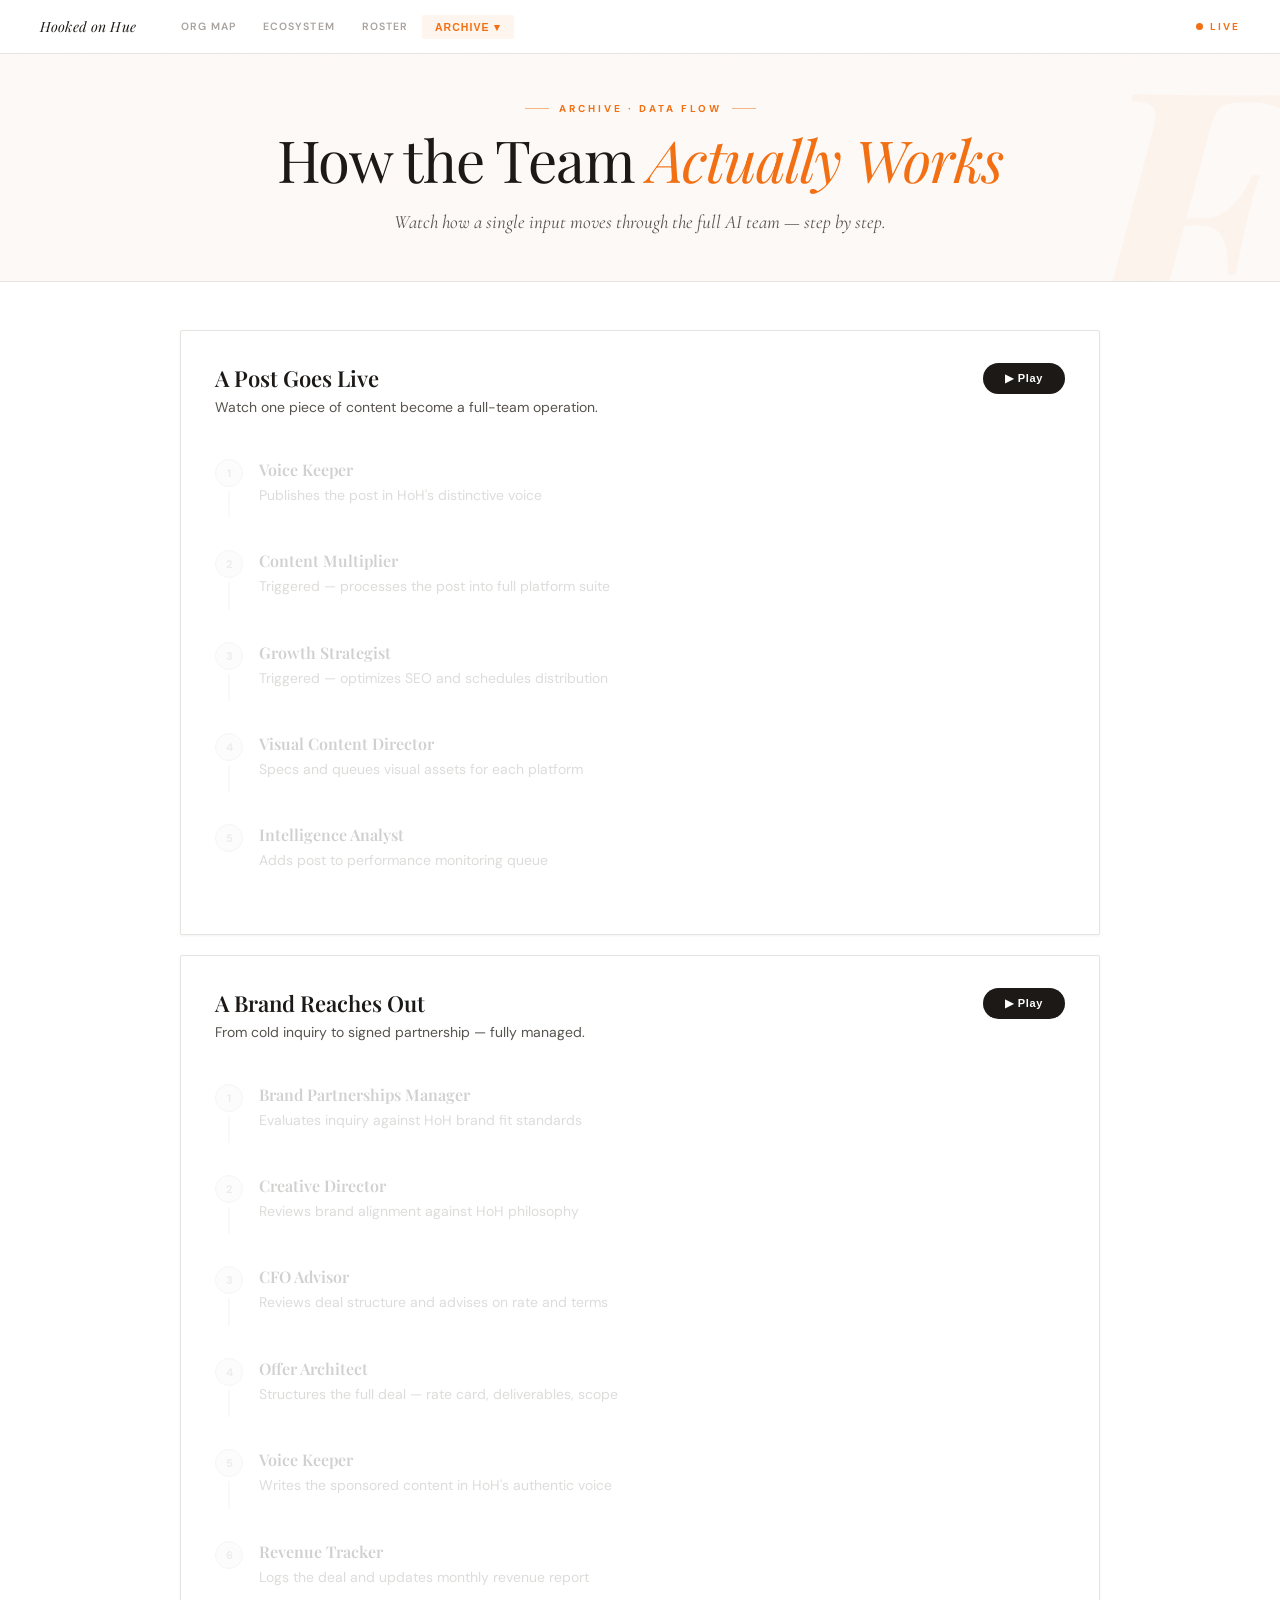
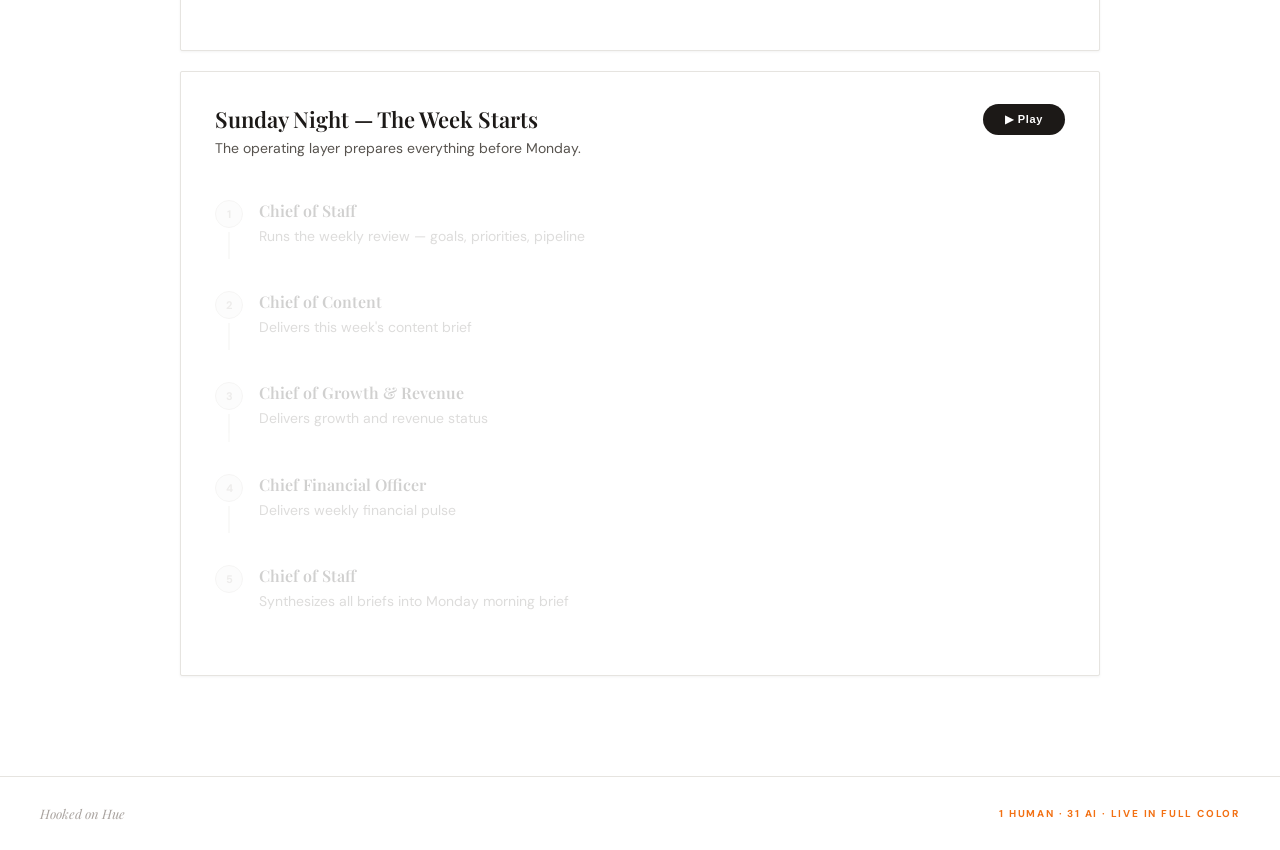
<file: data-flow.html>
<!DOCTYPE html>
<html lang="en">
<head>
<meta charset="UTF-8">
<meta name="viewport" content="width=device-width, initial-scale=1.0">
<title>HoH Team — Data Flow</title>
<link rel="preconnect" href="https://fonts.googleapis.com">
<link rel="preconnect" href="https://fonts.gstatic.com" crossorigin>
<link href="https://fonts.googleapis.com/css2?family=Playfair+Display:ital,wght@0,400;0,600;0,700;1,400;1,600&family=Cormorant+Garamond:ital,wght@0,300;0,400;0,500;1,300;1,400&family=DM+Sans:opsz,wght@9..40,300;9..40,400;9..40,500;9..40,600&display=swap" rel="stylesheet">
<link rel="stylesheet" href="shared.css">
<style>
  .hero { position:relative;overflow:hidden;background:var(--warm-wash);padding:48px 40px 44px;border-bottom:1px solid var(--border); }
  .hero::before { content:'';position:absolute;inset:0;z-index:0;pointer-events:none;background-image:url("data:image/svg+xml,%3Csvg xmlns='http://www.w3.org/2000/svg' width='400' height='400'%3E%3Cfilter id='g'%3E%3CfeTurbulence type='fractalNoise' baseFrequency='.85' numOctaves='4' stitchTiles='stitch'/%3E%3C/filter%3E%3Crect width='400' height='400' filter='url(%23g)' opacity='.028'/%3E%3C/svg%3E");opacity:.5; }
  .hero::after { content:'F';position:absolute;right:-1%;top:-15%;font-family:'Playfair Display',serif;font-size:clamp(200px,28vw,360px);font-weight:700;font-style:italic;color:var(--orange);opacity:.04;line-height:1;pointer-events:none;z-index:0;user-select:none; }
  .hero-inner { position:relative;z-index:1;max-width:900px;margin:0 auto;text-align:center; }
  .eyebrow { font-size:10px;font-weight:700;letter-spacing:.3em;text-transform:uppercase;color:var(--orange);margin-bottom:14px;display:flex;align-items:center;justify-content:center;gap:10px;animation:fadeUp .6s ease both; }
  .eyebrow::before,.eyebrow::after { content:'';flex:none;width:24px;height:1px;background:var(--orange);opacity:.5; }
  .pg-title { font-family:'Playfair Display',serif;font-size:clamp(34px,5vw,58px);font-weight:400;line-height:1.05;letter-spacing:-.02em;color:var(--ink);animation:fadeUp .6s .07s ease both; }
  .pg-title em { font-style:italic;color:var(--orange); }
  .pg-sub { font-family:'Cormorant Garamond',serif;font-size:19px;font-style:italic;color:var(--ink-mid);margin-top:16px;line-height:1.65;animation:fadeUp .6s .14s ease both; }

  .wrap { max-width:1000px;margin:0 auto;padding:48px 40px 80px; }

  .flow-block { background:var(--white);border:1px solid var(--border);border-radius:var(--r);padding:32px 34px;margin-bottom:20px;animation:fadeUp .6s ease both;box-shadow:var(--shadow-xs); }
  .flow-block:nth-child(1){animation-delay:.1s;}
  .flow-block:nth-child(2){animation-delay:.17s;}
  .flow-block:nth-child(3){animation-delay:.24s;}

  .fhdr { display:flex;align-items:flex-start;justify-content:space-between;gap:16px;margin-bottom:26px;flex-wrap:wrap; }
  .ftitle { font-family:'Playfair Display',serif;font-size:22px;font-weight:600;color:var(--ink);margin-bottom:4px; }
  .fsub { font-family:'DM Sans',sans-serif;font-size:14px;color:var(--ink-mid);line-height:1.55; }

  .play-btn { background:var(--ink);color:var(--white);border:none;border-radius:20px;padding:9px 22px;font-size:11px;font-weight:600;letter-spacing:.06em;cursor:pointer;transition:all .18s ease;white-space:nowrap; }
  .play-btn:hover { background:var(--orange); }
  .play-btn.replay { background:var(--orange-lite);color:var(--orange);border:1.5px solid var(--orange-mid); }

  .step { display:flex;gap:16px;padding:14px 0;opacity:.2;transition:opacity .3s ease; }
  .step.active { opacity:1; }
  .step.done { opacity:.55; }

  .snc { display:flex;flex-direction:column;align-items:center;flex-shrink:0; }
  .snum { width:28px;height:28px;border-radius:50%;background:var(--light);border:1.5px solid var(--border-mid);display:flex;align-items:center;justify-content:center;font-size:11px;font-weight:700;color:var(--ink-light);transition:all .25s ease; }
  .step.active .snum { background:var(--orange);border-color:var(--orange);color:#fff; }
  .step.done .snum { background:var(--ink);border-color:var(--ink);color:#fff; }
  .svline { flex:1;width:1.5px;background:var(--border);margin:4px 0;min-height:16px; }
  .step:last-child .svline { display:none; }

  .sc2 { flex:1;padding-bottom:6px; }
  .sagent { font-family:'Playfair Display',serif;font-size:16px;font-weight:600;color:var(--ink);margin-bottom:4px; }
  .saction { font-family:'DM Sans',sans-serif;font-size:14px;color:var(--ink-mid);margin-bottom:10px;line-height:1.6;font-weight:400; }

  .sout { background:var(--orange-lite);border-left:2px solid var(--orange);padding:11px 15px;border-radius:0 var(--r) var(--r) 0;display:none;animation:slideIn .26s ease; }
  .step.active .sout,.step.done .sout { display:block; }
  .soutl { font-size:9px;font-weight:700;letter-spacing:.16em;text-transform:uppercase;color:var(--orange);opacity:.85;margin-bottom:4px; }
  .soutt { font-family:'DM Sans',sans-serif;font-size:14px;color:var(--ink);line-height:1.6;font-weight:400; }

  .flow-done { text-align:center;padding:16px;background:var(--orange-lite);border:1px solid var(--orange-mid);border-radius:var(--r);margin-top:14px;display:none; }
  .flow-done.vis { display:block; }
  .flow-done p { font-family:'Cormorant Garamond',serif;font-size:17px;font-style:italic;color:var(--orange); }
</style>
</head>
<body>
<nav>
  <a class="nav-brand" href="index.html">Hooked on Hue</a>
  <div class="nav-links">
    <a class="nav-link" href="index.html">Org Map</a>
    <a class="nav-link" href="ecosystem.html">Ecosystem</a>
    <a class="nav-link" href="roster.html">Roster</a>
    <div class="nav-dropdown">
      <button class="nav-link active dropdown-toggle" onclick="toggleNav(event)">Archive ▾</button>
      <div class="dropdown-menu" id="navDropdown">
        <a href="third-shift.html">Third Shift</a>
        <a href="data-flow.html" style="color:var(--orange);">Data Flow</a>
      </div>
    </div>
  </div>
  <div class="nav-live"><span class="live-dot"></span>Live</div>
</nav>

<div class="hero">
  <div class="hero-inner">
    <div class="eyebrow">Archive · Data Flow</div>
    <h1 class="pg-title">How the Team <em>Actually Works</em></h1>
    <p class="pg-sub">Watch how a single input moves through the full AI team — step by step.</p>
  </div>
</div>

<div class="page"><div class="wrap">
  <div id="flowContainer"></div>
</div></div>

<footer>
  <span class="footer-brand">Hooked on Hue</span>
  <span class="footer-tagline">1 Human · 31 AI · Live In Full Color</span>
</footer>

<script src="data.js"></script>
<script>
const states = {};
function render() {
  const container = document.getElementById('flowContainer');
  HOH.dataFlows.forEach(flow => {
    states[flow.id] = { step:-1, interval:null, playing:false };
    const block = document.createElement('div');
    block.className = 'flow-block';
    block.innerHTML = `
      <div class="fhdr">
        <div><div class="ftitle">${flow.title}</div><div class="fsub">${flow.subtitle}</div></div>
        <button class="play-btn" id="btn-${flow.id}" onclick="tog('${flow.id}')">▶ Play</button>
      </div>
      <div id="steps-${flow.id}">
        ${flow.steps.map((s,si) => `
          <div class="step" id="step-${flow.id}-${si}">
            <div class="snc"><div class="snum">${si+1}</div>${si < flow.steps.length-1 ? '<div class="svline"></div>' : ''}</div>
            <div class="sc2">
              <div class="sagent">${s.agent}</div>
              <div class="saction">${s.action}</div>
              <div class="sout"><div class="soutl">→ Output</div><div class="soutt">${s.output}</div></div>
            </div>
          </div>
        `).join('')}
      </div>
      <div class="flow-done" id="done-${flow.id}"><p>Flow complete — the team handled it.</p></div>
    `;
    container.appendChild(block);
  });
}

function tog(id) {
  const s = states[id];
  const flow = HOH.dataFlows.find(f => f.id === id);
  if (s.playing) { pause(id); return; }
  if (s.step >= flow.steps.length - 1) { rst(id); }
  play(id);
}

function play(id) {
  const s = states[id];
  const flow = HOH.dataFlows.find(f => f.id === id);
  s.playing = true;
  const btn = document.getElementById(`btn-${id}`);
  btn.textContent = '⏸ Pause'; btn.classList.remove('replay');
  function adv() {
    s.step++;
    if (s.step >= flow.steps.length) {
      pause(id); btn.textContent = '↩ Replay'; btn.classList.add('replay');
      document.getElementById(`done-${id}`).classList.add('vis'); return;
    }
    if (s.step > 0) document.getElementById(`step-${id}-${s.step-1}`).classList.replace('active','done');
    document.getElementById(`step-${id}-${s.step}`).classList.add('active');
  }
  adv(); s.interval = setInterval(adv, 1800);
}

function pause(id) {
  const s = states[id]; s.playing = false; clearInterval(s.interval);
  const btn = document.getElementById(`btn-${id}`);
  if (!btn.textContent.includes('Replay')) { btn.textContent = '▶ Play'; btn.classList.remove('replay'); }
}

function rst(id) {
  const s = states[id]; s.step = -1;
  HOH.dataFlows.find(f => f.id === id).steps.forEach((_,si) => {
    const el = document.getElementById(`step-${id}-${si}`);
    el.classList.remove('active','done');
  });
  document.getElementById(`done-${id}`).classList.remove('vis');
  document.getElementById(`btn-${id}`).textContent = '▶ Play';
  document.getElementById(`btn-${id}`).classList.remove('replay');
}

render();

function toggleNav(e){ e.stopPropagation(); document.getElementById('navDropdown').classList.toggle('open'); }
document.addEventListener('click', function(){ var d=document.getElementById('navDropdown'); if(d) d.classList.remove('open'); });
</script>
</body>
</html>
</file>
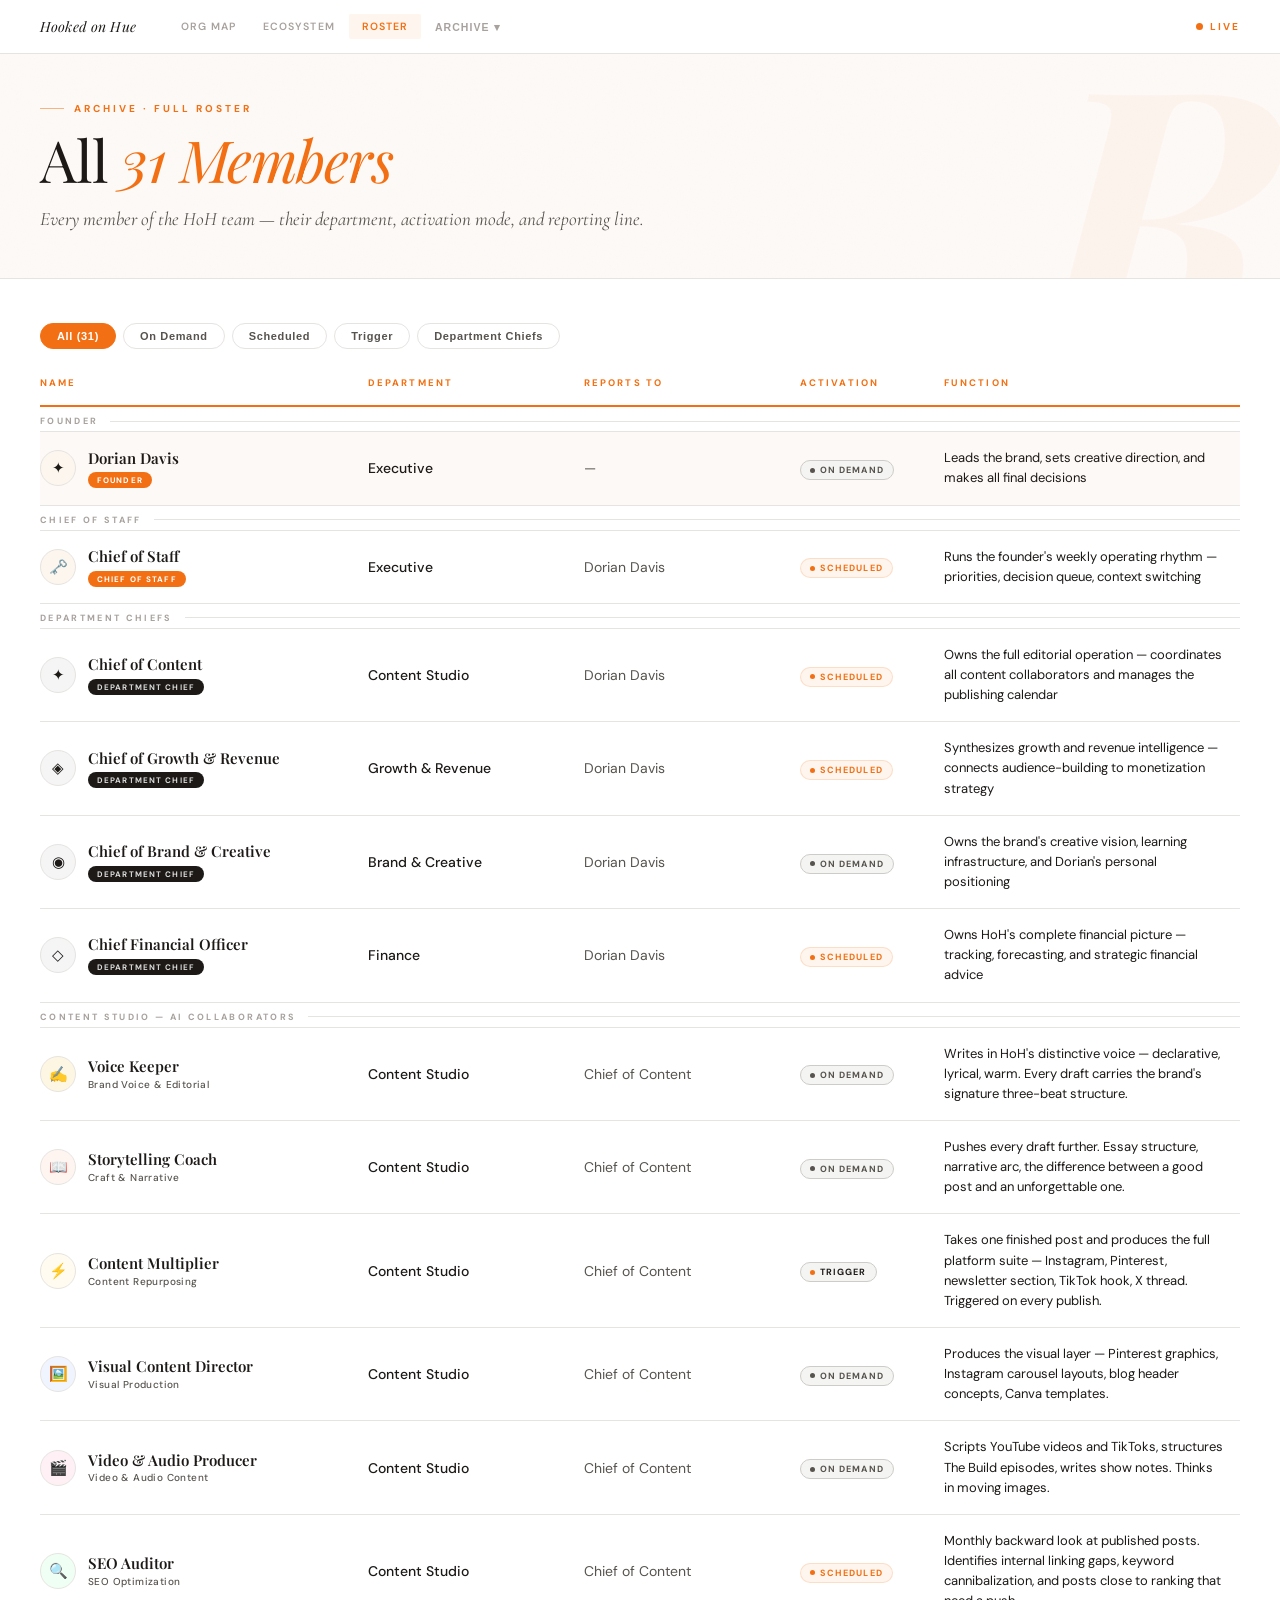
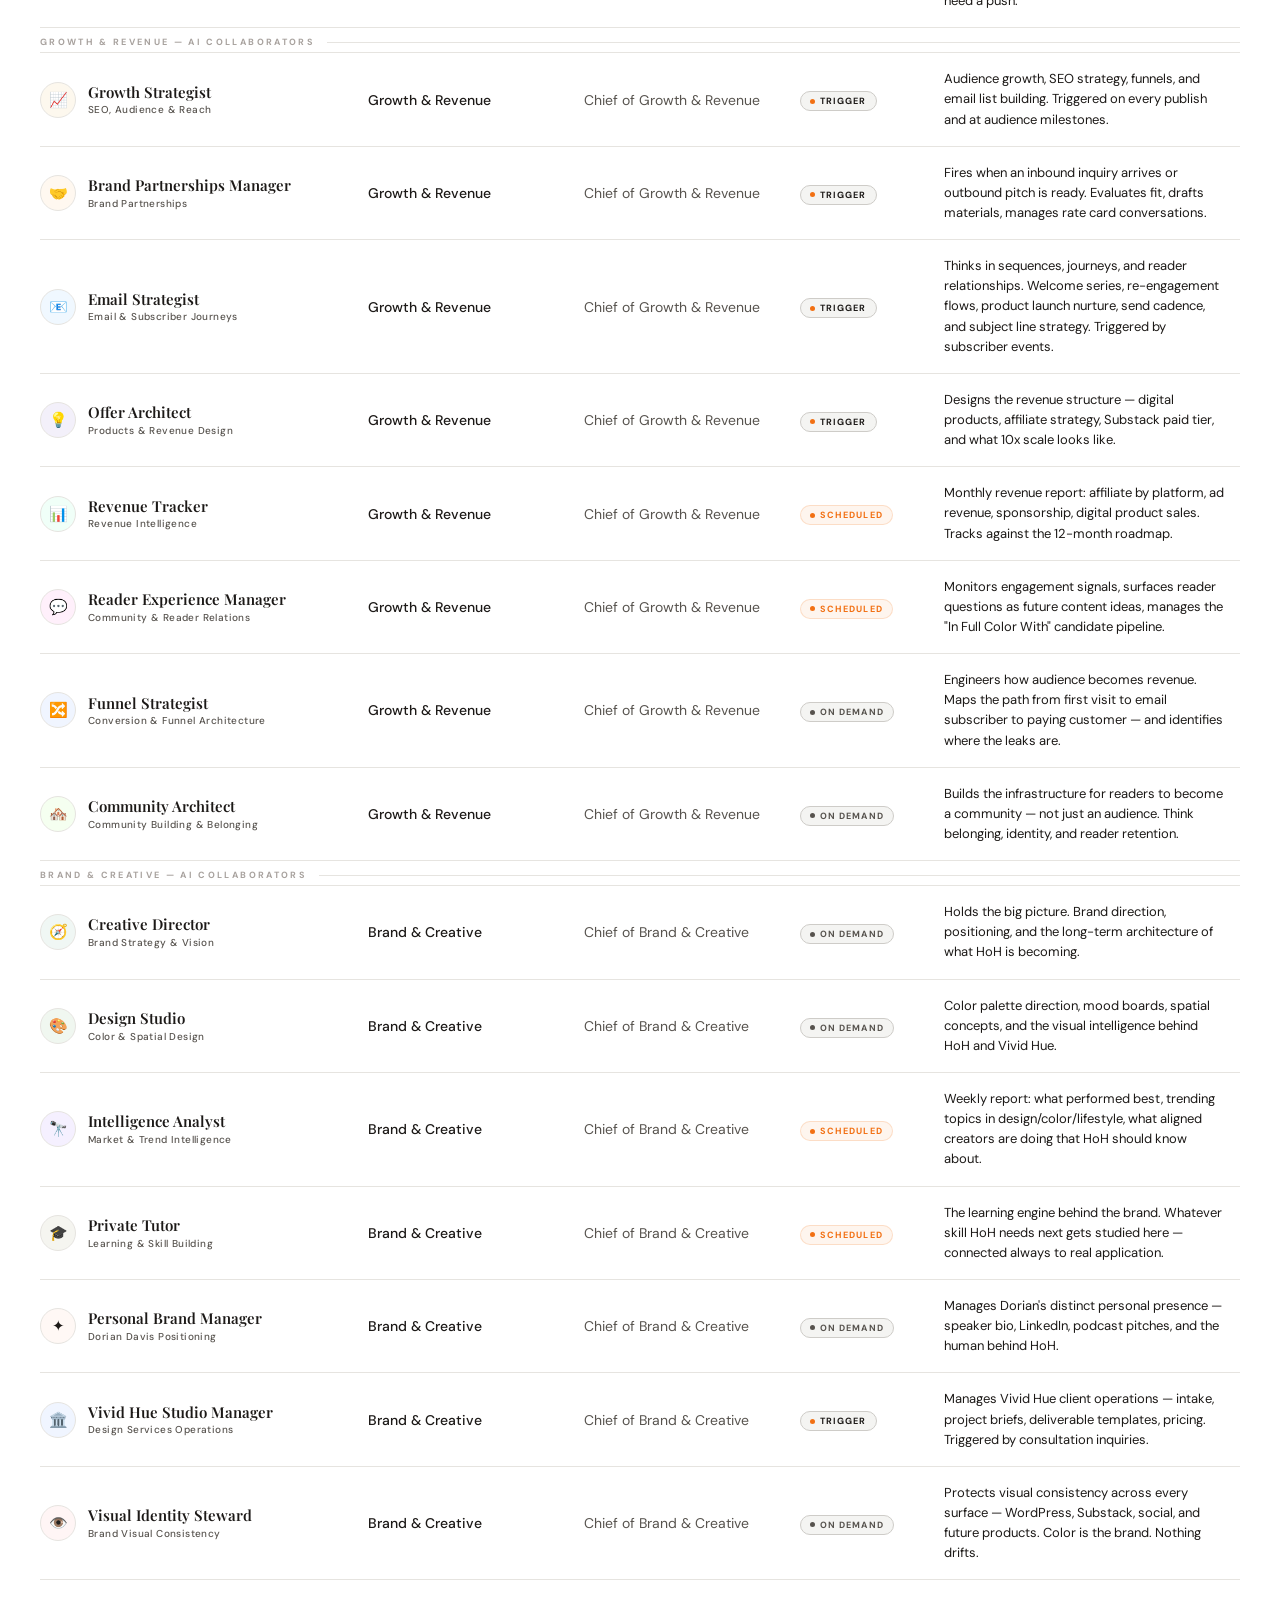
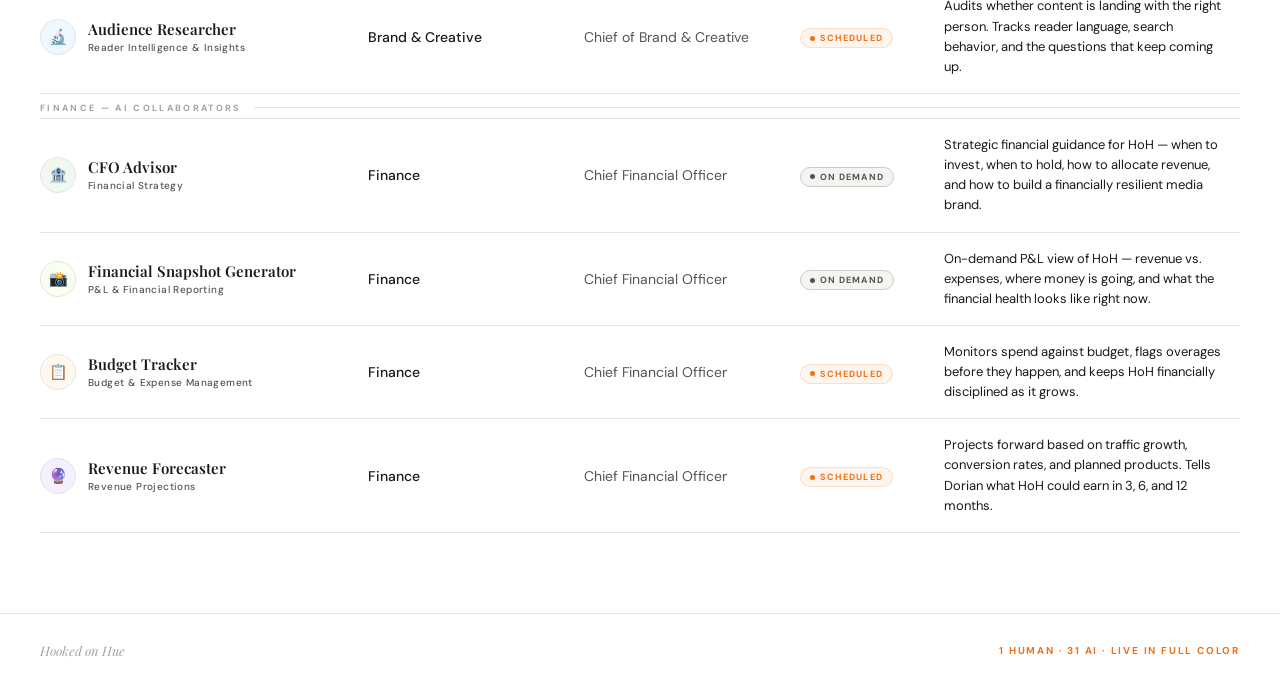
<file: roster.html>
<!DOCTYPE html>
<html lang="en">
<head>
<meta charset="UTF-8">
<meta name="viewport" content="width=device-width, initial-scale=1.0">
<title>HoH Team — Full Roster</title>
<link rel="preconnect" href="https://fonts.googleapis.com">
<link rel="preconnect" href="https://fonts.gstatic.com" crossorigin>
<link href="https://fonts.googleapis.com/css2?family=Playfair+Display:ital,wght@0,400;0,600;0,700;1,400;1,600&family=Cormorant+Garamond:ital,wght@0,300;0,400;0,500;1,300;1,400&family=DM+Sans:opsz,wght@9..40,300;9..40,400;9..40,500;9..40,600&display=swap" rel="stylesheet">
<link rel="stylesheet" href="shared.css">
<style>
  /* ── Hero ── */
  .hero { position:relative;overflow:hidden;background:var(--warm-wash);padding:48px 40px 44px;border-bottom:1px solid var(--border); }
  .hero::before { content:'';position:absolute;inset:0;z-index:0;pointer-events:none;background-image:url("data:image/svg+xml,%3Csvg xmlns='http://www.w3.org/2000/svg' width='400' height='400'%3E%3Cfilter id='g'%3E%3CfeTurbulence type='fractalNoise' baseFrequency='.85' numOctaves='4' stitchTiles='stitch'/%3E%3C/filter%3E%3Crect width='400' height='400' filter='url(%23g)' opacity='.028'/%3E%3C/svg%3E");opacity:.5; }
  .hero::after { content:'R';position:absolute;right:-1%;top:-15%;font-family:'Playfair Display',serif;font-size:clamp(200px,28vw,360px);font-weight:700;font-style:italic;color:var(--orange);opacity:.04;line-height:1;pointer-events:none;z-index:0;user-select:none; }
  .hero-inner { position:relative;z-index:1;max-width:900px; }
  .eyebrow { font-size:10px;font-weight:700;letter-spacing:.3em;text-transform:uppercase;color:var(--orange);margin-bottom:14px;display:flex;align-items:center;gap:10px;animation:fadeUp .6s ease both; }
  .eyebrow::before { content:'';flex:none;width:24px;height:1px;background:var(--orange);opacity:.5; }
  .pg-title { font-family:'Playfair Display',serif;font-size:clamp(34px,5vw,58px);font-weight:400;line-height:1.05;letter-spacing:-.02em;color:var(--ink);animation:fadeUp .6s .07s ease both; }
  .pg-title em { font-style:italic;color:var(--orange); }
  .pg-sub { font-family:'Cormorant Garamond',serif;font-size:19px;font-style:italic;color:var(--ink-mid);margin-top:14px;line-height:1.6;animation:fadeUp .6s .14s ease both; }

  /* ── Layout ── */
  .wrap { max-width:1400px;margin:0 auto;padding:44px 40px 80px; }

  /* ── Filter bar ── */
  .filter-bar { display:flex;gap:7px;margin-bottom:28px;flex-wrap:wrap;animation:fadeUp .6s .08s ease both; }
  .fb { background:var(--white);border:1.5px solid var(--border);border-radius:20px;padding:6px 16px;font-size:11px;font-weight:600;letter-spacing:.06em;color:var(--ink-mid);cursor:pointer;transition:all .15s ease; }
  .fb:hover { color:var(--orange);border-color:var(--orange); }
  .fb.active { background:var(--orange);border-color:var(--orange);color:#fff; }

  /* ── Table ── */
  table { width:100%;border-collapse:collapse;animation:fadeUp .6s .12s ease both; }
  thead tr { border-bottom:2px solid var(--orange); }
  th { text-align:left;font-size:9.5px;font-weight:700;letter-spacing:.22em;text-transform:uppercase;color:var(--orange);padding:0 16px 16px; }
  th:first-child { padding-left:0; }
  tbody tr { border-bottom:1px solid var(--border);transition:background .12s; }
  tbody tr:hover { background:var(--orange-lite); }
  tbody tr.hidden { display:none; }
  td { padding:16px 16px;vertical-align:middle; }
  td:first-child { padding-left:0; }

  /* ── Cell styles ── */
  .td-agent { display:flex;align-items:center;gap:12px; }
  .td-icon { width:36px;height:36px;border-radius:50%;display:flex;align-items:center;justify-content:center;font-size:15px;flex-shrink:0;border:1px solid var(--border); }
  .td-name { font-family:'Playfair Display',serif;font-size:15px;font-weight:600;color:var(--ink);line-height:1.25; }
  .td-role { font-size:10px;color:var(--ink-mid);letter-spacing:.04em;margin-top:2px;font-weight:500; }
  .td-dept { font-size:14px;color:var(--ink);font-weight:500; }
  .td-reports { font-size:14px;color:var(--ink-mid); }
  .td-project { font-size:13px;color:var(--ink-mid);font-family:'DM Sans',sans-serif; }
  .td-function { font-size:13px;color:var(--ink);font-family:'DM Sans',sans-serif;line-height:1.55; }

  /* ── Tier pills ── */
  .chief-pill { display:inline-block;background:var(--ink);color:rgba(255,255,255,.85);font-size:8px;font-weight:700;letter-spacing:.14em;text-transform:uppercase;padding:3px 9px;border-radius:10px;margin-top:4px; }
  .cos-pill { display:inline-block;background:var(--orange);color:#fff;font-size:8px;font-weight:700;letter-spacing:.14em;text-transform:uppercase;padding:3px 9px;border-radius:10px;margin-top:4px; }

  /* ── Founder row special styling ── */
  .founder-row-tr { background:var(--warm-wash); }
  .founder-row-tr:hover { background:var(--orange-lite); }
  .founder-pill { display:inline-block;background:var(--orange);color:#fff;font-size:8px;font-weight:700;letter-spacing:.14em;text-transform:uppercase;padding:3px 9px;border-radius:10px;margin-top:4px; }

  /* ── Divider rows ── */
  .section-divider td { padding:8px 0 4px;border-bottom:none; }
  .section-divider .divider-label { font-size:9px;font-weight:700;letter-spacing:.26em;text-transform:uppercase;color:var(--ink-light);display:flex;align-items:center;gap:12px; }
  .section-divider .divider-label::after { content:'';flex:1;height:1px;background:var(--border); }
</style>
</head>
<body>
<nav>
  <a class="nav-brand" href="index.html">Hooked on Hue</a>
  <div class="nav-links">
    <a class="nav-link" href="index.html">Org Map</a>
    <a class="nav-link" href="ecosystem.html">Ecosystem</a>
    <a class="nav-link active" href="roster.html">Roster</a>
    <div class="nav-dropdown">
      <button class="nav-link dropdown-toggle" onclick="toggleNav(event)">Archive ▾</button>
      <div class="dropdown-menu" id="navDropdown">
        <a href="third-shift.html">Third Shift</a>
        <a href="data-flow.html">Data Flow</a>
      </div>
    </div>
  </div>
  <div class="nav-live"><span class="live-dot"></span>Live</div>
</nav>

<div class="hero">
  <div class="hero-inner">
    <div class="eyebrow">Archive · Full Roster</div>
    <h1 class="pg-title">All <em>31 Members</em></h1>
    <p class="pg-sub">Every member of the HoH team — their department, activation mode, and reporting line.</p>
  </div>
</div>

<div class="page"><div class="wrap">
  <div class="filter-bar">
    <button class="fb active" onclick="filter('all',this)">All (31)</button>
    <button class="fb" onclick="filter('demand',this)">On Demand</button>
    <button class="fb" onclick="filter('scheduled',this)">Scheduled</button>
    <button class="fb" onclick="filter('trigger',this)">Trigger</button>
    <button class="fb" onclick="filter('senior',this)">Department Chiefs</button>
  </div>
  <table>
    <thead><tr>
      <th style="width:26%">Name</th>
      <th style="width:18%">Department</th>
      <th style="width:18%">Reports To</th>
      <th style="width:12%">Activation</th>
      <th style="width:26%">Function</th>
    </tr></thead>
    <tbody id="tbody"></tbody>
  </table>
</div></div>

<footer>
  <span class="footer-brand">Hooked on Hue</span>
  <span class="footer-tagline">1 Human · 31 AI · Live In Full Color</span>
</footer>

<script src="data.js"></script>
<script>
function sb(s,l){
  return '<div class="status status-'+s+'" style="margin-top:0;"><span class="status-dot"></span>'+l+'</div>';
}

function sectionDivider(body, label) {
  const tr = document.createElement('tr');
  tr.className = 'section-divider';
  tr.dataset.type = 'divider';
  tr.innerHTML = '<td colspan="5"><div class="divider-label">'+label+'</div></td>';
  body.appendChild(tr);
}

function addRow(body, d) {
  const row = document.createElement('tr');
  if (d.type === 'founder') row.className = 'founder-row-tr';
  row.dataset.status = d.status || 'demand';
  row.dataset.type = d.type || 'collaborator';

  let badge = '';
  if (d.type === 'founder') badge = '<div class="founder-pill">Founder</div>';
  else if (d.type === 'cos') badge = '<div class="cos-pill">Chief of Staff</div>';
  else if (d.type === 'senior') badge = '<div class="chief-pill">Department Chief</div>';
  else badge = '<div class="td-role">'+d.role+'</div>';

  row.innerHTML =
    '<td><div class="td-agent">' +
      '<div class="td-icon" style="background:'+d.iconBg+'">'+d.icon+'</div>' +
      '<div><div class="td-name">'+d.name+'</div>'+badge+'</div>' +
    '</div></td>' +
    '<td class="td-dept">'+d.dept+'</td>' +
    '<td class="td-reports">'+d.reports+'</td>' +
    '<td>'+sb(d.status, d.statusLabel)+'</td>' +
    '<td class="td-function">'+(d.fn||'—')+'</td>';
  body.appendChild(row);
}

function render() {
  const body = document.getElementById('tbody');
  if (!body || typeof HOH === 'undefined') return;

  // ── Founder ──
  sectionDivider(body, 'Founder');
  addRow(body, {
    icon: '✦', iconBg: '#fdf6ee',
    name: 'Dorian Davis',
    role: 'Founder & Chief Creative Officer',
    dept: 'Executive',
    reports: '—',
    status: 'demand', statusLabel: 'On Demand',
    fn: 'Leads the brand, sets creative direction, and makes all final decisions',
    type: 'founder'
  });

  // ── Chief of Staff ──
  sectionDivider(body, 'Chief of Staff');
  if (HOH.cos) {
    var c = HOH.cos;
    addRow(body, {
      icon: c.icon, iconBg: c.iconBg || '#fdf6ee',
      name: c.name,
      role: 'Founder\'s Operating System',
      dept: 'Executive',
      reports: 'Dorian Davis',
      status: c.status, statusLabel: c.statusLabel,
      fn: 'Runs the founder\'s weekly operating rhythm — priorities, decision queue, context switching',
      type: 'cos'
    });
  }

  // ── Department Chiefs ──
  sectionDivider(body, 'Department Chiefs');
  var chiefFunctions = [
    'Owns the full editorial operation — coordinates all content collaborators and manages the publishing calendar',
    'Synthesizes growth and revenue intelligence — connects audience-building to monetization strategy',
    'Owns the brand\'s creative vision, learning infrastructure, and Dorian\'s personal positioning',
    'Owns HoH\'s complete financial picture — tracking, forecasting, and strategic financial advice'
  ];
  for (var ci = 0; ci < HOH.chiefs.length; ci++) {
    var ch = HOH.chiefs[ci];
    addRow(body, {
      icon: ch.icon, iconBg: '#f5f5f5',
      name: ch.name,
      role: ch.dept,
      dept: HOH.departments[ci].name,
      reports: 'Dorian Davis',
      status: ch.status, statusLabel: ch.statusLabel,
      fn: chiefFunctions[ci],
      type: 'senior'
    });
  }

  // ── AI Collaborators by department ──
  for (var di = 0; di < HOH.departments.length; di++) {
    var dept = HOH.departments[di];
    var chief = HOH.chiefs[di];
    sectionDivider(body, dept.name + ' — AI Collaborators');
    for (var ai = 0; ai < dept.agents.length; ai++) {
      var a = dept.agents[ai];
      addRow(body, {
        icon: a.icon, iconBg: a.iconBg,
        name: a.name,
        role: a.role,
        dept: dept.name,
        reports: chief.name,
        status: a.status, statusLabel: a.statusLabel,
        fn: a.desc,
        type: 'collaborator'
      });
    }
  }
}

function filter(type, btn) {
  document.querySelectorAll('.fb').forEach(function(b){ b.classList.remove('active'); });
  btn.classList.add('active');
  document.querySelectorAll('#tbody tr').forEach(function(row) {
    if (row.dataset.type === 'divider') {
      row.classList.toggle('hidden', type !== 'all');
      return;
    }
    if (type === 'all') { row.classList.remove('hidden'); return; }
    if (type === 'senior') {
      row.classList.toggle('hidden', row.dataset.type !== 'senior' && row.dataset.type !== 'cos');
      return;
    }
    row.classList.toggle('hidden', row.dataset.status !== type);
  });
}

function toggleNav(e){ e.stopPropagation(); document.getElementById('navDropdown').classList.toggle('open'); }
document.addEventListener('click', function(){ var d=document.getElementById('navDropdown'); if(d) d.classList.remove('open'); });

if (document.readyState === 'loading') {
  document.addEventListener('DOMContentLoaded', render);
} else {
  render();
}
</script>
</body>
</html>
</file>
<file: shared.css>
/* ── HOH TEAM — SHARED STYLES ─────────────────────────── */
*, *::before, *::after { box-sizing: border-box; margin: 0; padding: 0; }

:root {
  --white:        #ffffff;
  --off-white:    #fafaf9;
  --warm-wash:    #fdf9f6;
  --light:        #f4f4f2;
  --border:       #e6e4e0;
  --border-mid:   #ceccc8;
  --ink:          #1c1917;
  --ink-mid:      #57534e;
  --ink-light:    #a8a29e;
  --orange:       #f27013;
  --orange-lite:  rgba(242,112,19,.07);
  --orange-mid:   rgba(242,112,19,.18);
  --orange-bold:  rgba(242,112,19,.35);
  --shadow-xs:    0 1px 3px rgba(0,0,0,.05);
  --shadow-sm:    0 2px 8px rgba(0,0,0,.07);
  --shadow-md:    0 8px 24px rgba(0,0,0,.08);
  --shadow-lg:    0 20px 60px rgba(0,0,0,.10);
  --r:            2px;
}

html { scroll-behavior: smooth; font-size: 16px; }

body {
  font-family: 'DM Sans', sans-serif;
  background: var(--white);
  color: var(--ink);
  min-height: 100vh;
  overflow-x: hidden;
  -webkit-font-smoothing: antialiased;
  -moz-osx-font-smoothing: grayscale;
}

/* ── Nav ────────────────────────────────── */
nav {
  position: sticky; top: 0; z-index: 200;
  background: rgba(255,255,255,.96);
  backdrop-filter: blur(16px);
  -webkit-backdrop-filter: blur(16px);
  border-bottom: 1px solid var(--border);
  padding: 0 40px;
  display: flex; align-items: center;
  height: 54px; gap: 4px;
  overflow: visible;
}

.nav-brand {
  font-family: 'Playfair Display', serif;
  font-size: 14px; font-style: italic; font-weight: 400;
  color: var(--ink); letter-spacing: .01em;
  margin-right: 28px; text-decoration: none; white-space: nowrap;
  transition: color .15s;
}
.nav-brand:hover { color: var(--orange); }

.nav-links { display: flex; align-items: center; gap: 1px; overflow: visible; position: relative; z-index: 9999; }

.nav-link {
  font-size: 10.5px; font-weight: 600; letter-spacing: .1em;
  text-transform: uppercase; color: var(--ink-light);
  padding: 6px 13px; border-radius: var(--r);
  cursor: pointer; transition: all .15s ease;
  text-decoration: none; border: none; background: none; white-space: nowrap;
}
.nav-link:hover { color: var(--ink); background: var(--light); }
.nav-link.active { color: var(--orange); background: var(--orange-lite); }

.nav-dropdown { position: relative; z-index: 9999; }
.dropdown-menu {
  display: none;
  position: absolute; top: 100%; left: 0;
  margin-top: 6px;
  background: var(--white); border: 1px solid var(--border);
  border-radius: 4px; min-width: 160px;
  box-shadow: 0 8px 24px rgba(0,0,0,.12);
  z-index: 99999;
}
.dropdown-menu.open { display: block; }
.dropdown-menu a {
  display: block; padding: 11px 16px; font-size: 13px;
  font-weight: 500; color: var(--ink-mid); text-decoration: none;
  transition: all .12s; letter-spacing: .03em;
  white-space: nowrap;
}
.dropdown-menu a:hover { background: var(--orange-lite); color: var(--orange); }

.nav-live {
  margin-left: auto; display: flex; align-items: center; gap: 7px;
  font-size: 10px; font-weight: 700; letter-spacing: .2em;
  text-transform: uppercase; color: var(--orange);
}
.live-dot {
  width: 7px; height: 7px; border-radius: 50%;
  background: var(--orange); animation: pulse 2.2s ease-in-out infinite;
}
@keyframes pulse { 0%,100%{opacity:1;transform:scale(1);}50%{opacity:.3;transform:scale(.55);} }

/* ── Page ───────────────────────────────── */
.page { position: relative; z-index: 1; }

/* ── Status badges ──────────────────────── */
.status {
  display: inline-flex; align-items: center; gap: 5px;
  border-radius: 20px; padding: 3px 9px; margin-top: 10px;
  font-size: 9px; font-weight: 700; letter-spacing: .12em; text-transform: uppercase;
}
.status-dot { width: 5px; height: 5px; border-radius: 50%; flex-shrink: 0; }

.status-demand {
  background: var(--light); color: var(--ink-mid);
  border: 1px solid var(--border-mid);
}
.status-demand .status-dot { background: var(--ink-mid); }

.status-scheduled {
  background: var(--orange-lite); color: var(--orange);
  border: 1px solid var(--orange-mid);
}
.status-scheduled .status-dot { background: var(--orange); }

.status-trigger {
  background: var(--light); color: var(--ink);
  border: 1px solid var(--border-mid);
}
.status-trigger .status-dot { background: var(--orange); }

/* ── Footer ─────────────────────────────── */
footer {
  border-top: 1px solid var(--border);
  padding: 28px 40px;
  display: flex; align-items: center;
  justify-content: space-between; flex-wrap: wrap; gap: 12px;
  background: var(--white);
}
.footer-brand {
  font-family: 'Playfair Display', serif;
  font-size: 13px; font-style: italic; color: var(--ink-light);
}
.footer-tagline {
  font-size: 10px; font-weight: 700; letter-spacing: .18em;
  text-transform: uppercase; color: var(--orange);
}

/* ── Animations ─────────────────────────── */
@keyframes fadeUp { from{opacity:0;transform:translateY(20px);}to{opacity:1;transform:translateY(0);} }
@keyframes fadeIn { from{opacity:0;}to{opacity:1;} }
@keyframes panelIn { from{opacity:0;transform:translateY(-5px);}to{opacity:1;transform:translateY(0);} }
@keyframes slideIn { from{opacity:0;transform:translateX(-10px);}to{opacity:1;transform:translateX(0);} }
@keyframes scaleIn { from{opacity:0;transform:scale(.97);}to{opacity:1;transform:scale(1);} }
</file>
